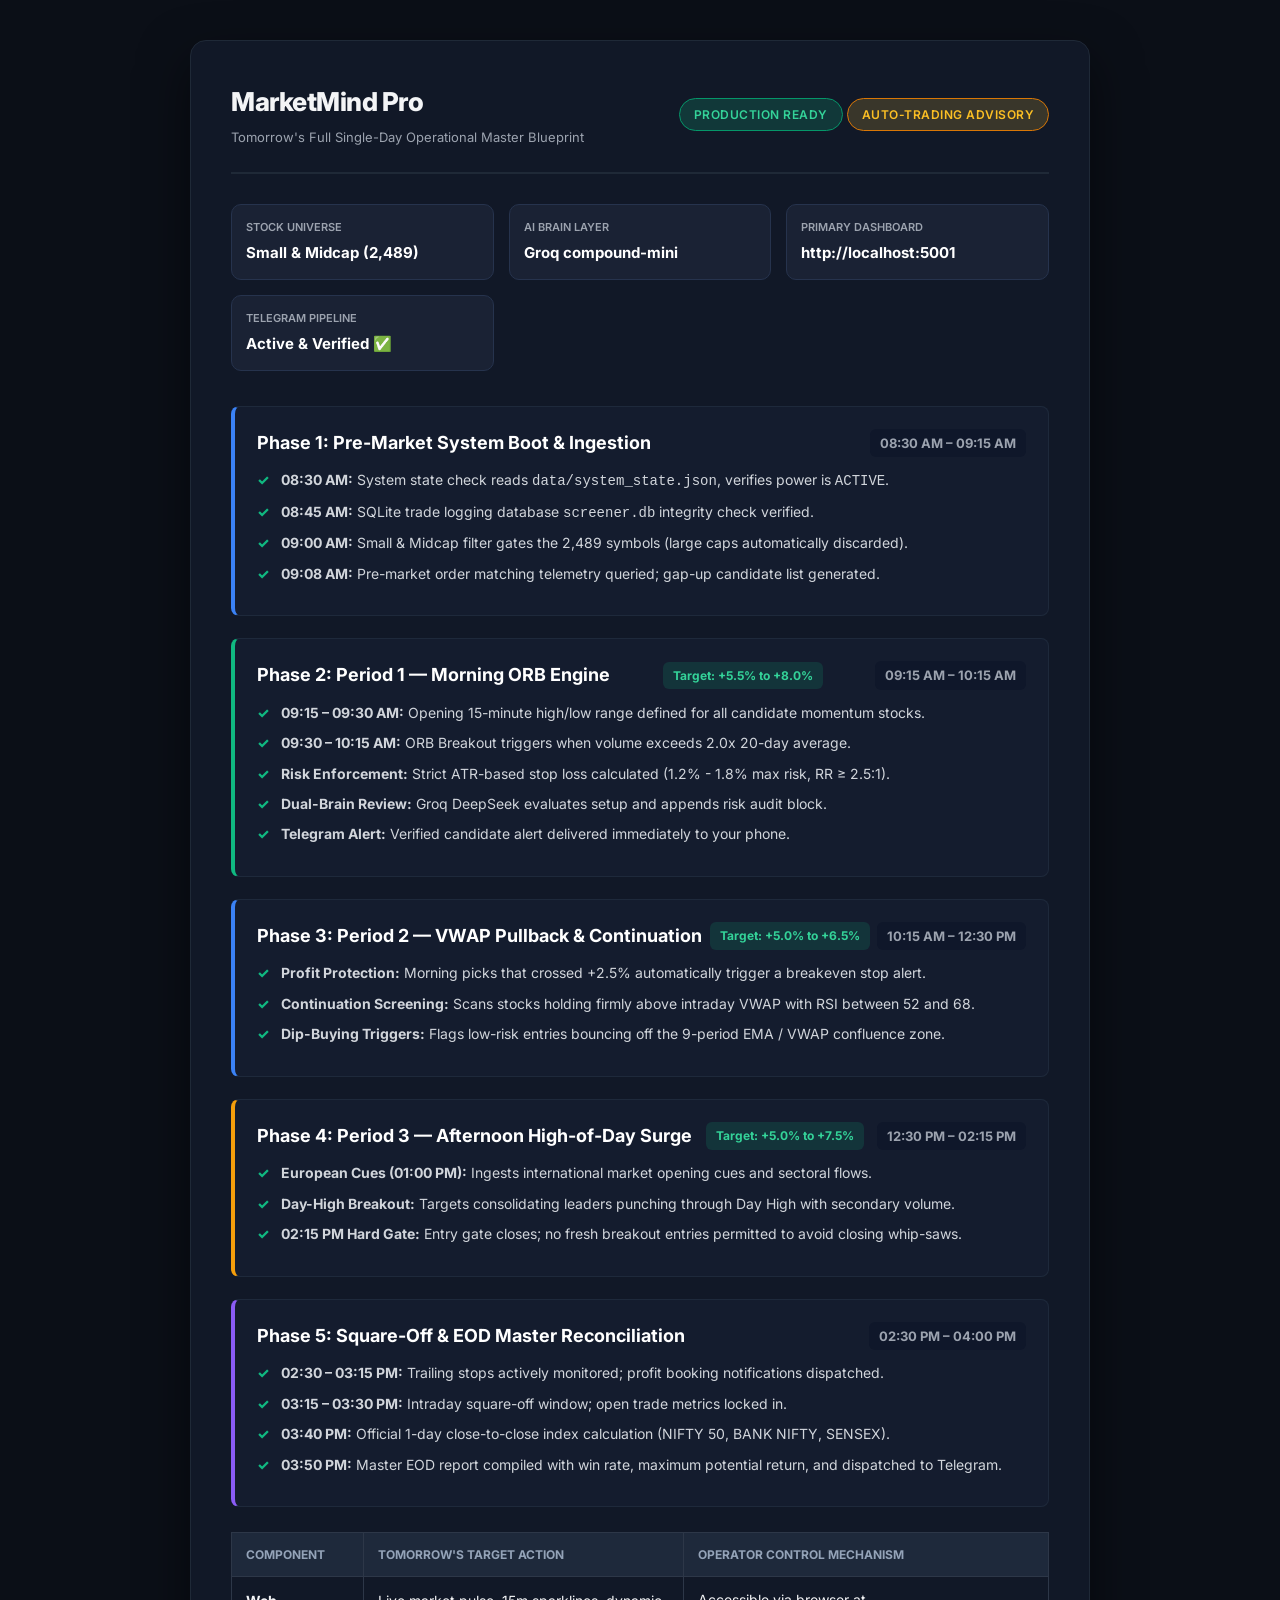
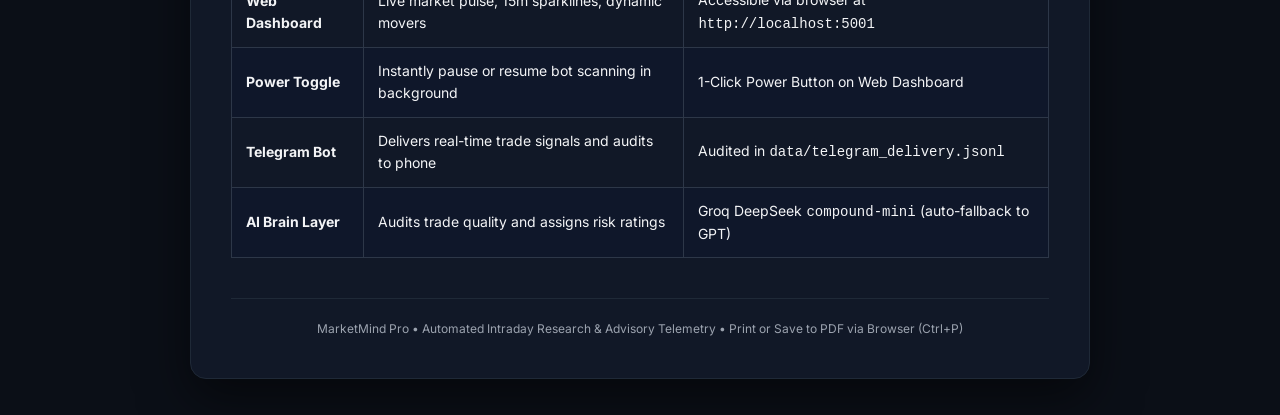
<file: tomorrow_operational_report.html>
<!DOCTYPE html>
<html lang="en">
<head>
  <meta charset="UTF-8">
  <meta name="viewport" content="width=device-width, initial-scale=1.0">
  <title>MarketMind Pro — Tomorrow's Operational Master Guide</title>
  <style>
    @import url('https://fonts.googleapis.com/css2?family=Inter:wght@300;400;500;600;700;800&display=swap');
    
    :root {
      --bg: #0b0f17;
      --card-bg: #111827;
      --border: #1f2937;
      --text: #f3f4f6;
      --text-muted: #9ca3af;
      --accent-green: #10b981;
      --accent-blue: #3b82f6;
      --accent-amber: #f59e0b;
      --accent-purple: #8b5cf6;
      --gold: #d4af37;
    }

    * { box-sizing: border-box; margin: 0; padding: 0; }
    body {
      font-family: 'Inter', -apple-system, sans-serif;
      background: var(--bg);
      color: var(--text);
      line-height: 1.6;
      padding: 40px 20px;
    }
    .container {
      max-width: 900px;
      margin: 0 auto;
      background: var(--card-bg);
      border: 1px solid var(--border);
      border-radius: 16px;
      padding: 40px;
      box-shadow: 0 20px 50px rgba(0,0,0,0.5);
    }
    .header {
      border-bottom: 2px solid var(--border);
      padding-bottom: 25px;
      margin-bottom: 30px;
      display: flex;
      justify-content: space-between;
      align-items: center;
    }
    .logo-title {
      font-size: 26px;
      font-weight: 800;
      color: var(--text);
      letter-spacing: -0.5px;
    }
    .badge {
      display: inline-block;
      padding: 6px 14px;
      border-radius: 9999px;
      font-size: 12px;
      font-weight: 600;
      text-transform: uppercase;
      letter-spacing: 0.5px;
    }
    .badge-green { background: rgba(16, 185, 129, 0.2); color: #34d399; border: 1px solid #059669; }
    .badge-gold { background: rgba(212, 175, 55, 0.2); color: #fbbf24; border: 1px solid #d97706; }
    
    .meta-grid {
      display: grid;
      grid-template-columns: repeat(auto-fit, minmax(200px, 1fr));
      gap: 15px;
      margin-bottom: 35px;
    }
    .meta-card {
      background: #1a2234;
      border: 1px solid #26334d;
      border-radius: 10px;
      padding: 14px;
    }
    .meta-card .label { font-size: 11px; color: var(--text-muted); text-transform: uppercase; font-weight: 600; }
    .meta-card .val { font-size: 15px; font-weight: 700; margin-top: 4px; color: #fff; }

    .phase-card {
      background: #141c2e;
      border-left: 4px solid var(--accent-blue);
      border-radius: 8px;
      padding: 22px;
      margin-bottom: 22px;
      border-top: 1px solid #1e293b;
      border-right: 1px solid #1e293b;
      border-bottom: 1px solid #1e293b;
    }
    .phase-card.p1 { border-left-color: var(--accent-green); }
    .phase-card.p2 { border-left-color: var(--accent-blue); }
    .phase-card.p3 { border-left-color: var(--accent-amber); }
    .phase-card.p4 { border-left-color: var(--accent-purple); }

    .phase-header {
      display: flex;
      justify-content: space-between;
      align-items: center;
      margin-bottom: 12px;
    }
    .phase-time {
      font-size: 13px;
      font-weight: 700;
      color: var(--text-muted);
      background: #0f172a;
      padding: 4px 10px;
      border-radius: 6px;
    }
    .phase-title {
      font-size: 18px;
      font-weight: 700;
      color: #fff;
    }
    .target-pill {
      font-size: 12px;
      font-weight: 700;
      padding: 4px 10px;
      border-radius: 6px;
      background: rgba(16, 185, 129, 0.15);
      color: #34d399;
    }
    ul.checklist {
      list-style: none;
      margin-top: 10px;
    }
    ul.checklist li {
      position: relative;
      padding-left: 24px;
      margin-bottom: 8px;
      font-size: 14px;
      color: #d1d5db;
    }
    ul.checklist li::before {
      content: "✓";
      position: absolute;
      left: 0;
      color: var(--accent-green);
      font-weight: 800;
    }

    table.control-table {
      width: 100%;
      border-collapse: collapse;
      margin-top: 25px;
      font-size: 14px;
    }
    table.control-table th, table.control-table td {
      border: 1px solid #2d3748;
      padding: 12px 14px;
      text-align: left;
    }
    table.control-table th {
      background: #1e293b;
      color: #94a3b8;
      font-size: 12px;
      text-transform: uppercase;
      font-weight: 700;
    }
    table.control-table tr:nth-child(even) { background: #0f172a; }

    .footer-note {
      text-align: center;
      margin-top: 40px;
      font-size: 12px;
      color: var(--text-muted);
      border-top: 1px solid var(--border);
      padding-top: 20px;
    }

    @media print {
      body { background: #fff; color: #000; padding: 0; }
      .container { border: none; box-shadow: none; max-width: 100%; padding: 10px; background: #fff; }
      .meta-card, .phase-card { background: #f8fafc; border-color: #cbd5e1; color: #000; }
      .phase-title, .meta-card .val { color: #000; }
      ul.checklist li { color: #334155; }
      table.control-table th { background: #e2e8f0; color: #1e293b; }
      table.control-table td { border-color: #cbd5e1; }
    }
  </style>
</head>
<body>

<div class="container">
  <div class="header">
    <div>
      <div class="logo-title">MarketMind Pro</div>
      <div style="font-size: 13px; color: var(--text-muted); margin-top: 4px;">Tomorrow's Full Single-Day Operational Master Blueprint</div>
    </div>
    <div>
      <span class="badge badge-green">Production Ready</span>
      <span class="badge badge-gold">Auto-Trading Advisory</span>
    </div>
  </div>

  <div class="meta-grid">
    <div class="meta-card">
      <div class="label">Stock Universe</div>
      <div class="val">Small & Midcap (2,489)</div>
    </div>
    <div class="meta-card">
      <div class="label">AI Brain Layer</div>
      <div class="val">Groq compound-mini</div>
    </div>
    <div class="meta-card">
      <div class="label">Primary Dashboard</div>
      <div class="val">http://localhost:5001</div>
    </div>
    <div class="meta-card">
      <div class="label">Telegram Pipeline</div>
      <div class="val">Active & Verified ✅</div>
    </div>
  </div>

  <!-- Phase 1 -->
  <div class="phase-card">
    <div class="phase-header">
      <div class="phase-title">Phase 1: Pre-Market System Boot & Ingestion</div>
      <div class="phase-time">08:30 AM – 09:15 AM</div>
    </div>
    <ul class="checklist">
      <li><strong>08:30 AM:</strong> System state check reads <code>data/system_state.json</code>, verifies power is <code>ACTIVE</code>.</li>
      <li><strong>08:45 AM:</strong> SQLite trade logging database <code>screener.db</code> integrity check verified.</li>
      <li><strong>09:00 AM:</strong> Small & Midcap filter gates the 2,489 symbols (large caps automatically discarded).</li>
      <li><strong>09:08 AM:</strong> Pre-market order matching telemetry queried; gap-up candidate list generated.</li>
    </ul>
  </div>

  <!-- Phase 2 -->
  <div class="phase-card p1">
    <div class="phase-header">
      <div class="phase-title">Phase 2: Period 1 — Morning ORB Engine</div>
      <div class="target-pill">Target: +5.5% to +8.0%</div>
      <div class="phase-time">09:15 AM – 10:15 AM</div>
    </div>
    <ul class="checklist">
      <li><strong>09:15 – 09:30 AM:</strong> Opening 15-minute high/low range defined for all candidate momentum stocks.</li>
      <li><strong>09:30 – 10:15 AM:</strong> ORB Breakout triggers when volume exceeds 2.0x 20-day average.</li>
      <li><strong>Risk Enforcement:</strong> Strict ATR-based stop loss calculated (1.2% - 1.8% max risk, RR ≥ 2.5:1).</li>
      <li><strong>Dual-Brain Review:</strong> Groq DeepSeek evaluates setup and appends risk audit block.</li>
      <li><strong>Telegram Alert:</strong> Verified candidate alert delivered immediately to your phone.</li>
    </ul>
  </div>

  <!-- Phase 3 -->
  <div class="phase-card p2">
    <div class="phase-header">
      <div class="phase-title">Phase 3: Period 2 — VWAP Pullback & Continuation</div>
      <div class="target-pill">Target: +5.0% to +6.5%</div>
      <div class="phase-time">10:15 AM – 12:30 PM</div>
    </div>
    <ul class="checklist">
      <li><strong>Profit Protection:</strong> Morning picks that crossed +2.5% automatically trigger a breakeven stop alert.</li>
      <li><strong>Continuation Screening:</strong> Scans stocks holding firmly above intraday VWAP with RSI between 52 and 68.</li>
      <li><strong>Dip-Buying Triggers:</strong> Flags low-risk entries bouncing off the 9-period EMA / VWAP confluence zone.</li>
    </ul>
  </div>

  <!-- Phase 4 -->
  <div class="phase-card p3">
    <div class="phase-header">
      <div class="phase-title">Phase 4: Period 3 — Afternoon High-of-Day Surge</div>
      <div class="target-pill">Target: +5.0% to +7.5%</div>
      <div class="phase-time">12:30 PM – 02:15 PM</div>
    </div>
    <ul class="checklist">
      <li><strong>European Cues (01:00 PM):</strong> Ingests international market opening cues and sectoral flows.</li>
      <li><strong>Day-High Breakout:</strong> Targets consolidating leaders punching through Day High with secondary volume.</li>
      <li><strong>02:15 PM Hard Gate:</strong> Entry gate closes; no fresh breakout entries permitted to avoid closing whip-saws.</li>
    </ul>
  </div>

  <!-- Phase 5 -->
  <div class="phase-card p4">
    <div class="phase-header">
      <div class="phase-title">Phase 5: Square-Off & EOD Master Reconciliation</div>
      <div class="phase-time">02:30 PM – 04:00 PM</div>
    </div>
    <ul class="checklist">
      <li><strong>02:30 – 03:15 PM:</strong> Trailing stops actively monitored; profit booking notifications dispatched.</li>
      <li><strong>03:15 – 03:30 PM:</strong> Intraday square-off window; open trade metrics locked in.</li>
      <li><strong>03:40 PM:</strong> Official 1-day close-to-close index calculation (NIFTY 50, BANK NIFTY, SENSEX).</li>
      <li><strong>03:50 PM:</strong> Master EOD report compiled with win rate, maximum potential return, and dispatched to Telegram.</li>
    </ul>
  </div>

  <!-- Table -->
  <table class="control-table">
    <thead>
      <tr>
        <th>Component</th>
        <th>Tomorrow's Target Action</th>
        <th>Operator Control Mechanism</th>
      </tr>
    </thead>
    <tbody>
      <tr>
        <td><strong>Web Dashboard</strong></td>
        <td>Live market pulse, 15m sparklines, dynamic movers</td>
        <td>Accessible via browser at <code>http://localhost:5001</code></td>
      </tr>
      <tr>
        <td><strong>Power Toggle</strong></td>
        <td>Instantly pause or resume bot scanning in background</td>
        <td>1-Click Power Button on Web Dashboard</td>
      </tr>
      <tr>
        <td><strong>Telegram Bot</strong></td>
        <td>Delivers real-time trade signals and audits to phone</td>
        <td>Audited in <code>data/telegram_delivery.jsonl</code></td>
      </tr>
      <tr>
        <td><strong>AI Brain Layer</strong></td>
        <td>Audits trade quality and assigns risk ratings</td>
        <td>Groq DeepSeek <code>compound-mini</code> (auto-fallback to GPT)</td>
      </tr>
    </tbody>
  </table>

  <div class="footer-note">
    MarketMind Pro • Automated Intraday Research & Advisory Telemetry • Print or Save to PDF via Browser (Ctrl+P)
  </div>
</div>

</body>
</html>
</file>
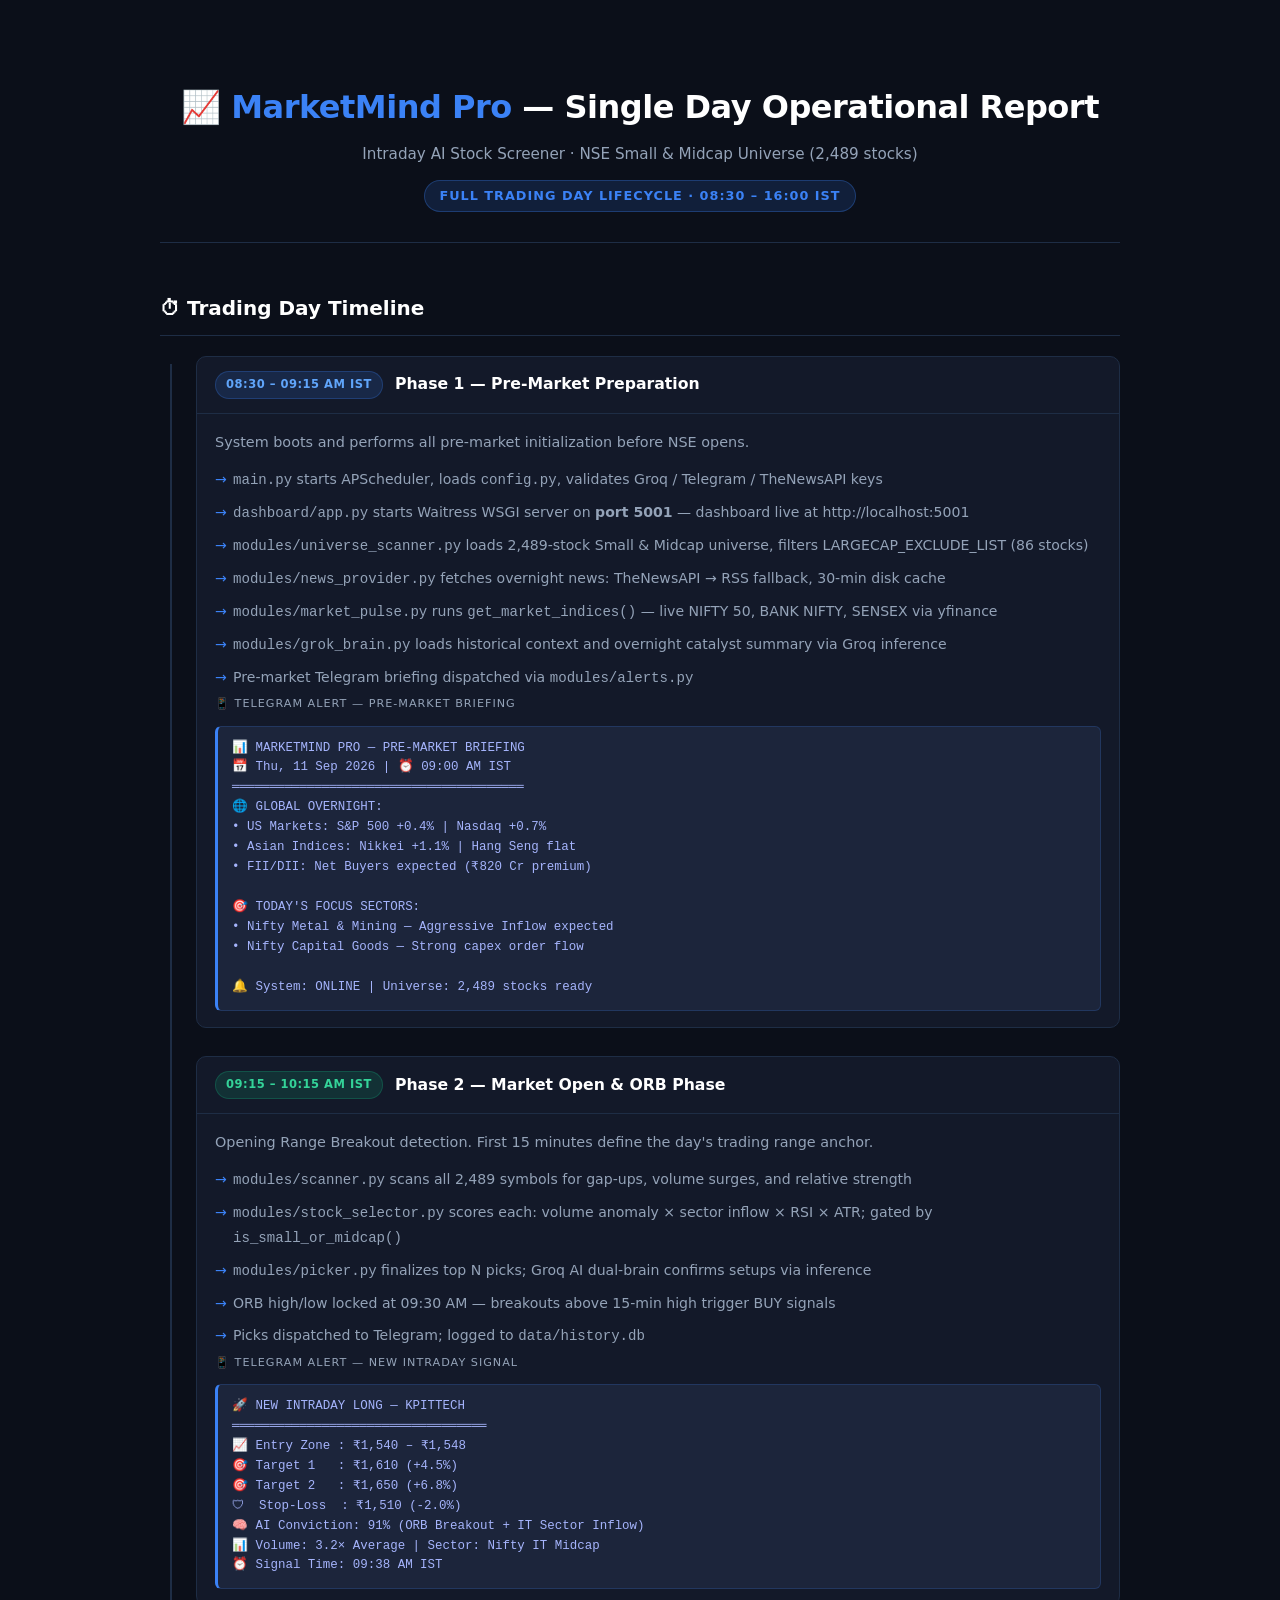
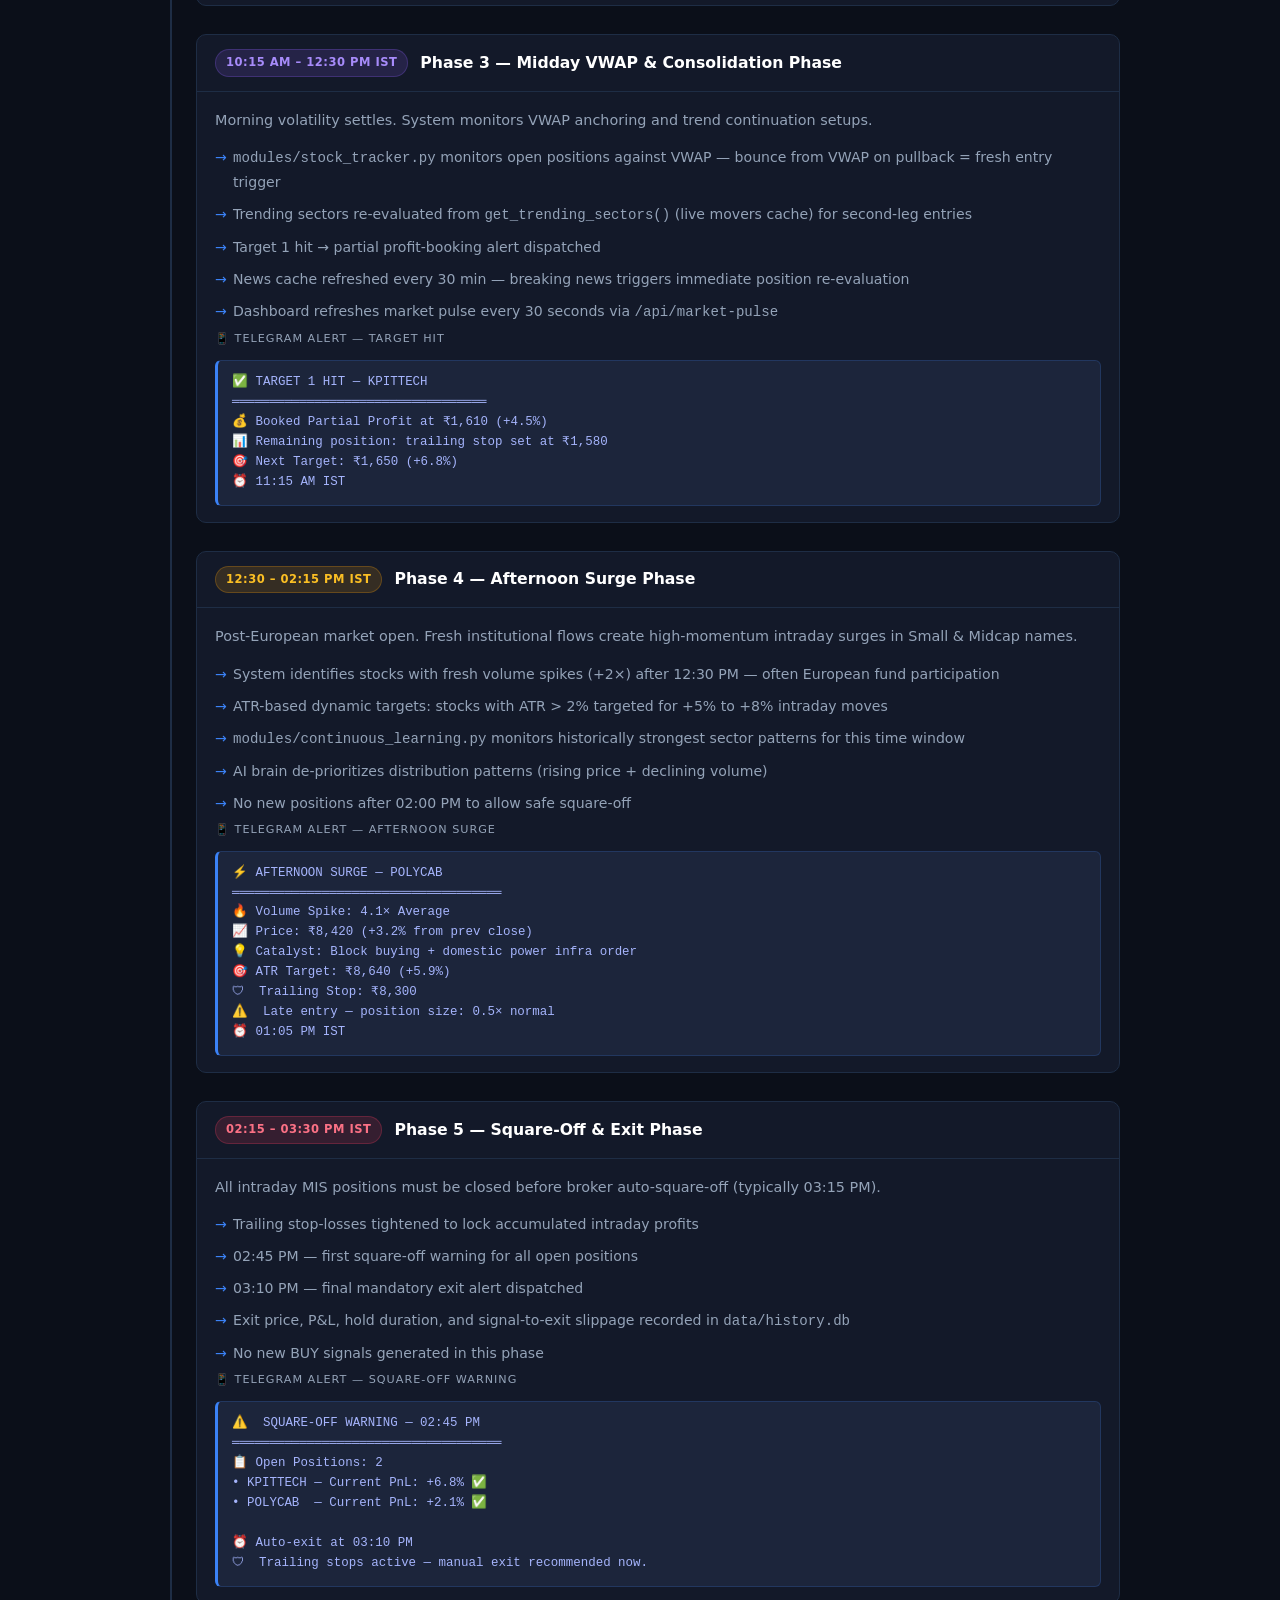
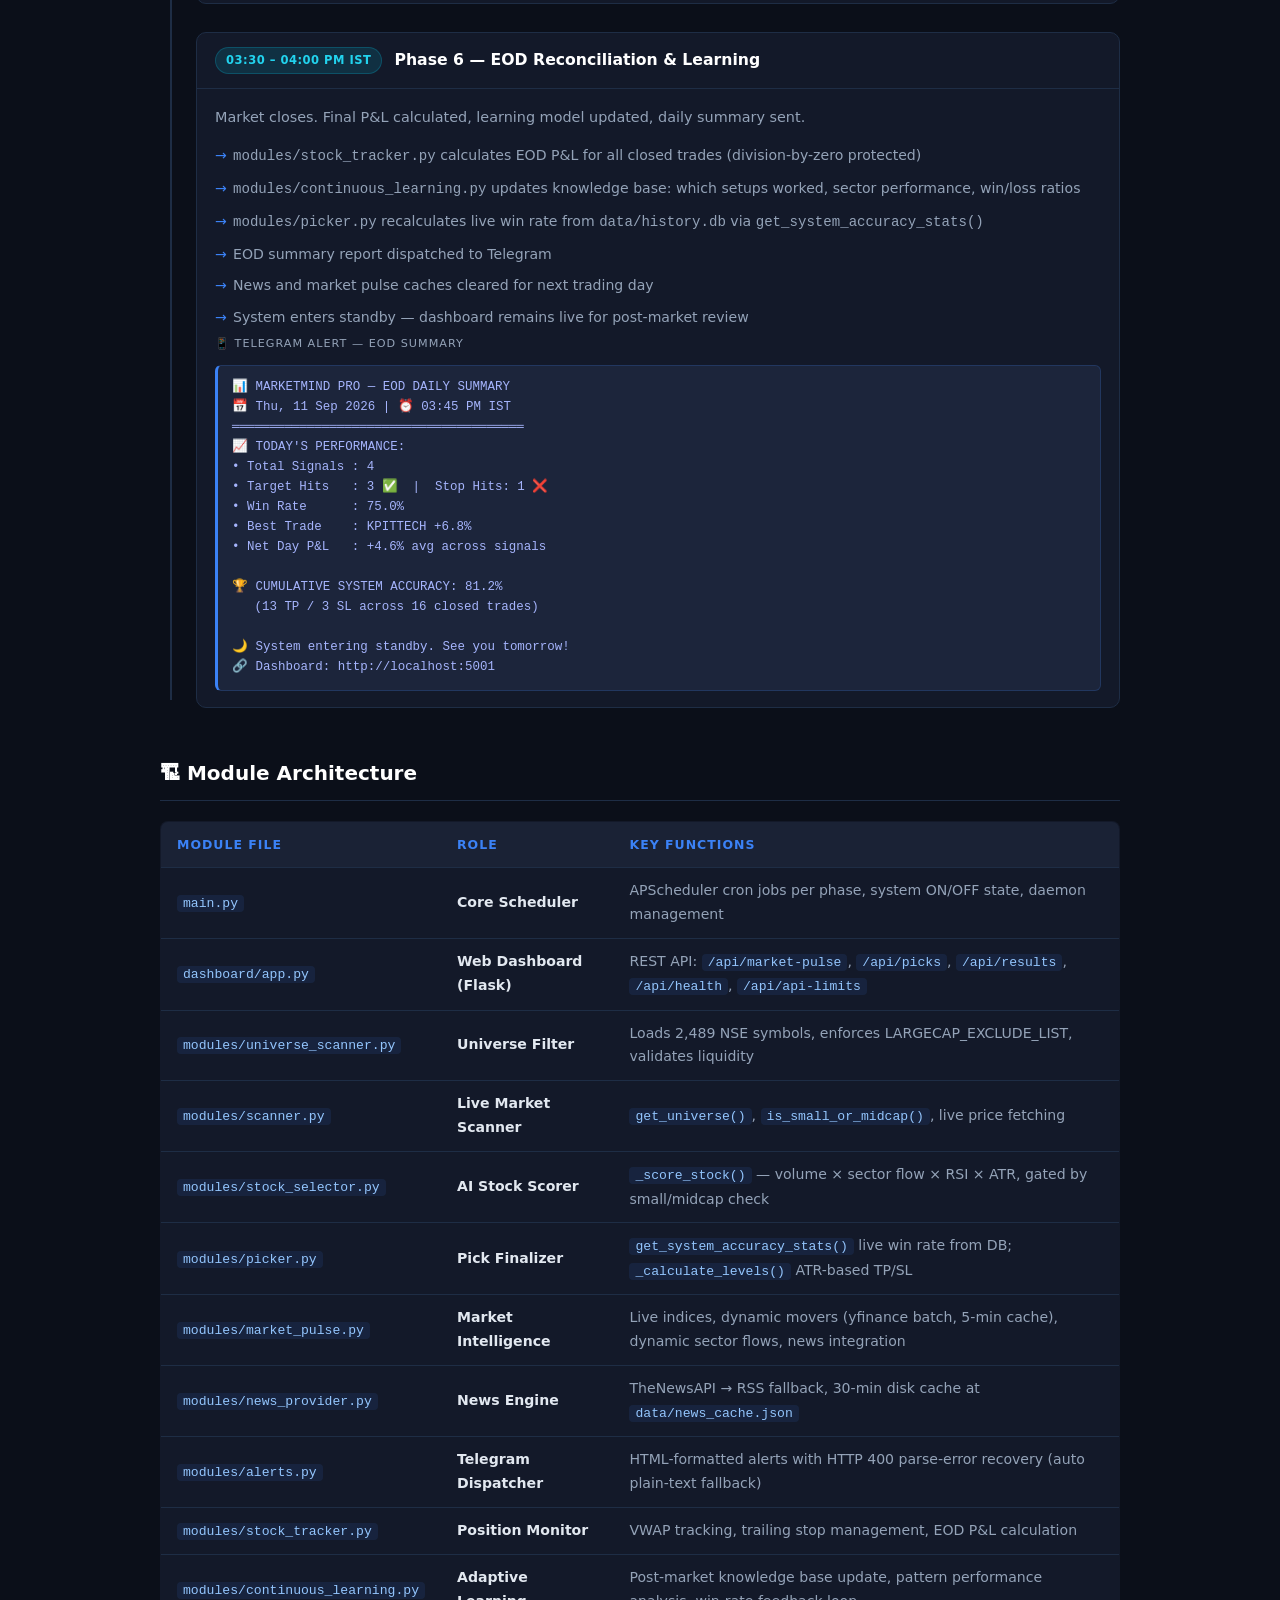
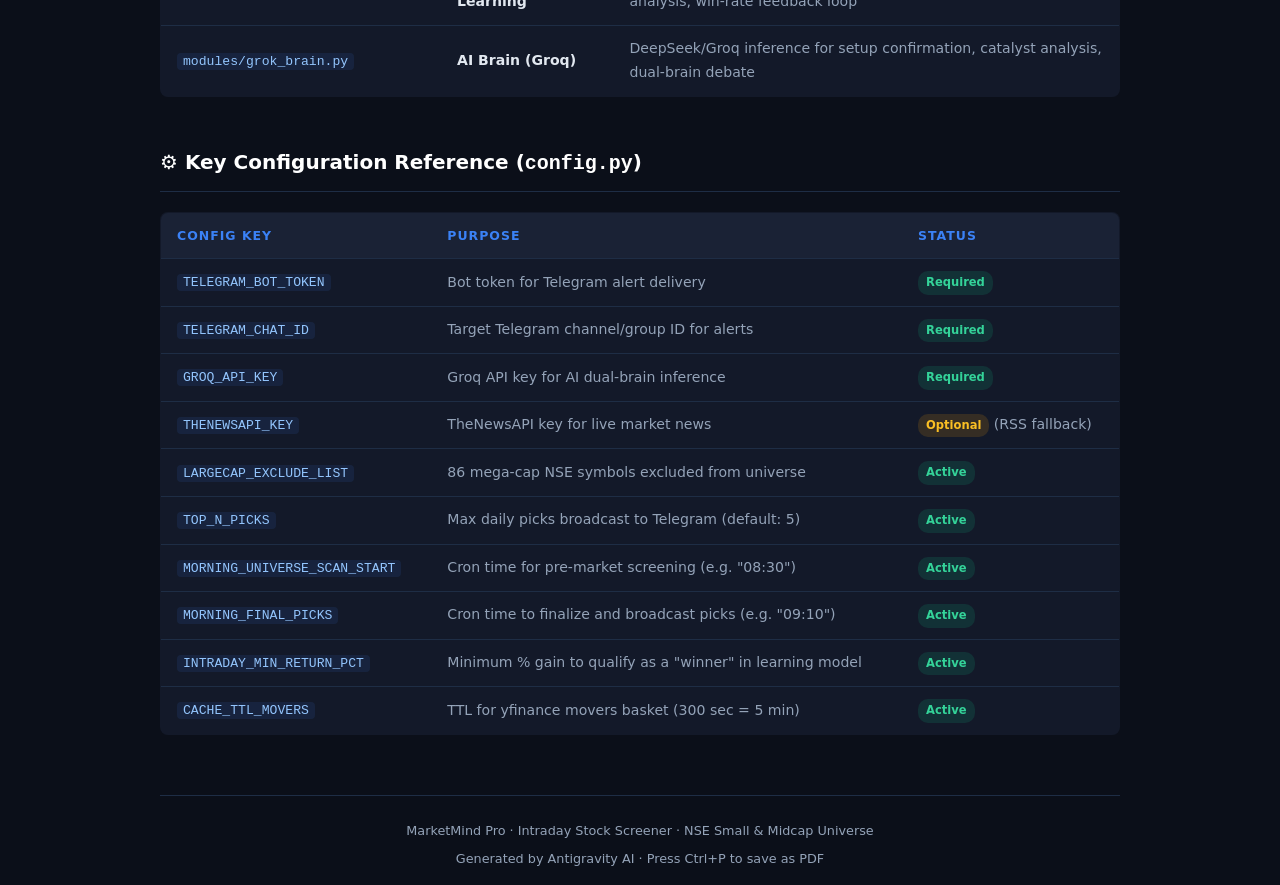
<file: docs/single_day_report.html>
﻿<!DOCTYPE html>
<html lang="en">
<head>
    <meta charset="UTF-8">
    <meta name="viewport" content="width=device-width, initial-scale=1.0">
    <title>MarketMind Pro — Single Day Operational Lifecycle Report</title>
    <style>
        :root {
            --bg:#0b0f19;--card:#131929;--card2:#1a2235;--border:#1e2d45;
            --accent:#3b82f6;--green:#10b981;--red:#f43f5e;--amber:#f59e0b;
            --violet:#8b5cf6;--text:#e2e8f0;--muted:#94a3b8;
            --mono:'Courier New',monospace;
        }
        *{box-sizing:border-box;margin:0;padding:0}
        body{font-family:'Segoe UI',system-ui,sans-serif;background:var(--bg);color:var(--text);line-height:1.7;padding:40px 20px}
        .page{max-width:960px;margin:0 auto}
        .header{text-align:center;padding:40px 20px 30px;border-bottom:1px solid var(--border);margin-bottom:48px}
        .header h1{font-size:2rem;color:#fff;letter-spacing:-.5px}
        .header h1 span{color:var(--accent)}
        .header p{color:var(--muted);margin-top:8px;font-size:.95rem}
        .badge{display:inline-block;background:rgba(59,130,246,.15);color:var(--accent);border:1px solid rgba(59,130,246,.3);border-radius:20px;padding:4px 14px;font-size:.8rem;font-weight:600;margin-top:12px;letter-spacing:1px;text-transform:uppercase}
        h2{font-size:1.25rem;color:#fff;margin:48px 0 20px;padding-bottom:10px;border-bottom:1px solid var(--border)}
        .timeline{position:relative;padding-left:36px}
        .timeline::before{content:'';position:absolute;left:10px;top:8px;bottom:8px;width:2px;background:var(--border)}
        .phase{position:relative;margin-bottom:28px;background:var(--card);border:1px solid var(--border);border-radius:10px;overflow:hidden}
        .phase::before{content:'';position:absolute;left:-30px;top:20px;width:12px;height:12px;border-radius:50%;border:2px solid var(--accent);background:var(--bg)}
        .phase-header{display:flex;align-items:center;gap:12px;padding:14px 18px;border-bottom:1px solid var(--border)}
        .time-pill{font-size:.72rem;font-weight:700;padding:3px 10px;border-radius:20px;white-space:nowrap;letter-spacing:.5px}
        .t-blue{background:rgba(59,130,246,.15);color:#60a5fa;border:1px solid rgba(59,130,246,.25)}
        .t-green{background:rgba(16,185,129,.15);color:#34d399;border:1px solid rgba(16,185,129,.25)}
        .t-violet{background:rgba(139,92,246,.15);color:#a78bfa;border:1px solid rgba(139,92,246,.25)}
        .t-amber{background:rgba(245,158,11,.15);color:#fbbf24;border:1px solid rgba(245,158,11,.25)}
        .t-red{background:rgba(244,63,94,.15);color:#fb7185;border:1px solid rgba(244,63,94,.25)}
        .t-cyan{background:rgba(6,182,212,.15);color:#22d3ee;border:1px solid rgba(6,182,212,.25)}
        .phase-header h3{font-size:.98rem;color:#fff}
        .phase-body{padding:16px 18px}
        .phase-body p{color:var(--muted);font-size:.9rem;margin-bottom:10px}
        .phase-body ul{list-style:none;padding:0}
        .phase-body ul li{font-size:.88rem;color:var(--muted);padding:4px 0 4px 18px;position:relative}
        .phase-body ul li::before{content:'→';position:absolute;left:0;color:var(--accent)}
        .tg-alert{background:rgba(32,41,64,.8);border:1px solid rgba(59,130,246,.2);border-left:3px solid var(--accent);border-radius:6px;padding:12px 14px;font-family:var(--mono);font-size:.78rem;color:#a5b4fc;white-space:pre-wrap;margin-top:12px;line-height:1.6}
        .tg-label{font-size:.7rem;color:var(--muted);text-transform:uppercase;letter-spacing:1px;margin-bottom:6px}
        table{width:100%;border-collapse:collapse;font-size:.88rem;background:var(--card);border-radius:8px;overflow:hidden;border:1px solid var(--border)}
        thead tr{background:var(--card2)}
        th{padding:12px 16px;text-align:left;font-size:.78rem;text-transform:uppercase;letter-spacing:1px;color:var(--accent);font-weight:600}
        td{padding:11px 16px;color:var(--muted);border-top:1px solid var(--border)}
        td code{background:rgba(59,130,246,.1);color:#93c5fd;border-radius:4px;padding:1px 6px;font-size:.82rem}
        td strong{color:var(--text)}
        .chip{display:inline-block;font-size:.72rem;padding:2px 8px;border-radius:10px;font-weight:600}
        .chip-green{background:rgba(16,185,129,.15);color:#34d399}
        .chip-amber{background:rgba(245,158,11,.15);color:#fbbf24}
        .footer{text-align:center;margin-top:60px;padding-top:24px;border-top:1px solid var(--border);color:var(--muted);font-size:.8rem}
        @media print{
            body{background:#fff;color:#111;padding:20px}
            .page{max-width:100%}
            .header h1,h2,.phase-header h3{color:#111}
            .header p,.phase-body p,.phase-body ul li,td{color:#444}
            .phase,table{border-color:#ccc;background:#f9f9f9}
            .phase-header{background:#f0f4ff;border-bottom-color:#ccc}
            .phase-body{background:#fff}
            .phase::before,.timeline::before{display:none}
            thead tr{background:#e8edf5}
            .time-pill{background:#e8edf5!important;color:#333!important;border-color:#ccc!important}
            .tg-alert{background:#f0f4ff;border-color:#aac;color:#334}
            .badge{background:#e8edf5;color:#334;border-color:#ccc}
            .footer{color:#888;border-color:#ccc}
            td code{background:#e8edf5;color:#234}
            .chip-green{background:#d1fae5;color:#065f46}
            .chip-amber{background:#fef3c7;color:#92400e}
        }
    </style>
</head>
<body>
<div class="page">
  <div class="header">
    <h1>📈 <span>MarketMind Pro</span> — Single Day Operational Report</h1>
    <p>Intraday AI Stock Screener · NSE Small &amp; Midcap Universe (2,489 stocks)</p>
    <div class="badge">Full Trading Day Lifecycle · 08:30 – 16:00 IST</div>
  </div>

  <h2>⏱ Trading Day Timeline</h2>
  <div class="timeline">

    <div class="phase">
      <div class="phase-header">
        <span class="time-pill t-blue">08:30 – 09:15 AM IST</span>
        <h3>Phase 1 — Pre-Market Preparation</h3>
      </div>
      <div class="phase-body">
        <p>System boots and performs all pre-market initialization before NSE opens.</p>
        <ul>
          <li><code>main.py</code> starts APScheduler, loads <code>config.py</code>, validates Groq / Telegram / TheNewsAPI keys</li>
          <li><code>dashboard/app.py</code> starts Waitress WSGI server on <strong>port 5001</strong> — dashboard live at http://localhost:5001</li>
          <li><code>modules/universe_scanner.py</code> loads 2,489-stock Small &amp; Midcap universe, filters LARGECAP_EXCLUDE_LIST (86 stocks)</li>
          <li><code>modules/news_provider.py</code> fetches overnight news: TheNewsAPI → RSS fallback, 30-min disk cache</li>
          <li><code>modules/market_pulse.py</code> runs <code>get_market_indices()</code> — live NIFTY 50, BANK NIFTY, SENSEX via yfinance</li>
          <li><code>modules/grok_brain.py</code> loads historical context and overnight catalyst summary via Groq inference</li>
          <li>Pre-market Telegram briefing dispatched via <code>modules/alerts.py</code></li>
        </ul>
        <div class="tg-label">📱 Telegram Alert — Pre-Market Briefing</div>
        <div class="tg-alert">📊 MARKETMIND PRO — PRE-MARKET BRIEFING
📅 Thu, 11 Sep 2026 | ⏰ 09:00 AM IST
═══════════════════════════════════════
🌐 GLOBAL OVERNIGHT:
• US Markets: S&amp;P 500 +0.4% | Nasdaq +0.7%
• Asian Indices: Nikkei +1.1% | Hang Seng flat
• FII/DII: Net Buyers expected (₹820 Cr premium)

🎯 TODAY'S FOCUS SECTORS:
• Nifty Metal &amp; Mining — Aggressive Inflow expected
• Nifty Capital Goods — Strong capex order flow

🔔 System: ONLINE | Universe: 2,489 stocks ready</div>
      </div>
    </div>

    <div class="phase">
      <div class="phase-header">
        <span class="time-pill t-green">09:15 – 10:15 AM IST</span>
        <h3>Phase 2 — Market Open &amp; ORB Phase</h3>
      </div>
      <div class="phase-body">
        <p>Opening Range Breakout detection. First 15 minutes define the day's trading range anchor.</p>
        <ul>
          <li><code>modules/scanner.py</code> scans all 2,489 symbols for gap-ups, volume surges, and relative strength</li>
          <li><code>modules/stock_selector.py</code> scores each: volume anomaly × sector inflow × RSI × ATR; gated by <code>is_small_or_midcap()</code></li>
          <li><code>modules/picker.py</code> finalizes top N picks; Groq AI dual-brain confirms setups via inference</li>
          <li>ORB high/low locked at 09:30 AM — breakouts above 15-min high trigger BUY signals</li>
          <li>Picks dispatched to Telegram; logged to <code>data/history.db</code></li>
        </ul>
        <div class="tg-label">📱 Telegram Alert — New Intraday Signal</div>
        <div class="tg-alert">🚀 NEW INTRADAY LONG — KPITTECH
══════════════════════════════════
📈 Entry Zone : ₹1,540 – ₹1,548
🎯 Target 1   : ₹1,610 (+4.5%)
🎯 Target 2   : ₹1,650 (+6.8%)
🛡  Stop-Loss  : ₹1,510 (-2.0%)
🧠 AI Conviction: 91% (ORB Breakout + IT Sector Inflow)
📊 Volume: 3.2× Average | Sector: Nifty IT Midcap
⏰ Signal Time: 09:38 AM IST</div>
      </div>
    </div>

    <div class="phase">
      <div class="phase-header">
        <span class="time-pill t-violet">10:15 AM – 12:30 PM IST</span>
        <h3>Phase 3 — Midday VWAP &amp; Consolidation Phase</h3>
      </div>
      <div class="phase-body">
        <p>Morning volatility settles. System monitors VWAP anchoring and trend continuation setups.</p>
        <ul>
          <li><code>modules/stock_tracker.py</code> monitors open positions against VWAP — bounce from VWAP on pullback = fresh entry trigger</li>
          <li>Trending sectors re-evaluated from <code>get_trending_sectors()</code> (live movers cache) for second-leg entries</li>
          <li>Target 1 hit → partial profit-booking alert dispatched</li>
          <li>News cache refreshed every 30 min — breaking news triggers immediate position re-evaluation</li>
          <li>Dashboard refreshes market pulse every 30 seconds via <code>/api/market-pulse</code></li>
        </ul>
        <div class="tg-label">📱 Telegram Alert — Target Hit</div>
        <div class="tg-alert">✅ TARGET 1 HIT — KPITTECH
══════════════════════════════════
💰 Booked Partial Profit at ₹1,610 (+4.5%)
📊 Remaining position: trailing stop set at ₹1,580
🎯 Next Target: ₹1,650 (+6.8%)
⏰ 11:15 AM IST</div>
      </div>
    </div>

    <div class="phase">
      <div class="phase-header">
        <span class="time-pill t-amber">12:30 – 02:15 PM IST</span>
        <h3>Phase 4 — Afternoon Surge Phase</h3>
      </div>
      <div class="phase-body">
        <p>Post-European market open. Fresh institutional flows create high-momentum intraday surges in Small &amp; Midcap names.</p>
        <ul>
          <li>System identifies stocks with fresh volume spikes (+2×) after 12:30 PM — often European fund participation</li>
          <li>ATR-based dynamic targets: stocks with ATR &gt; 2% targeted for +5% to +8% intraday moves</li>
          <li><code>modules/continuous_learning.py</code> monitors historically strongest sector patterns for this time window</li>
          <li>AI brain de-prioritizes distribution patterns (rising price + declining volume)</li>
          <li>No new positions after 02:00 PM to allow safe square-off</li>
        </ul>
        <div class="tg-label">📱 Telegram Alert — Afternoon Surge</div>
        <div class="tg-alert">⚡ AFTERNOON SURGE — POLYCAB
════════════════════════════════════
🔥 Volume Spike: 4.1× Average
📈 Price: ₹8,420 (+3.2% from prev close)
💡 Catalyst: Block buying + domestic power infra order
🎯 ATR Target: ₹8,640 (+5.9%)
🛡  Trailing Stop: ₹8,300
⚠️  Late entry — position size: 0.5× normal
⏰ 01:05 PM IST</div>
      </div>
    </div>

    <div class="phase">
      <div class="phase-header">
        <span class="time-pill t-red">02:15 – 03:30 PM IST</span>
        <h3>Phase 5 — Square-Off &amp; Exit Phase</h3>
      </div>
      <div class="phase-body">
        <p>All intraday MIS positions must be closed before broker auto-square-off (typically 03:15 PM).</p>
        <ul>
          <li>Trailing stop-losses tightened to lock accumulated intraday profits</li>
          <li>02:45 PM — first square-off warning for all open positions</li>
          <li>03:10 PM — final mandatory exit alert dispatched</li>
          <li>Exit price, P&amp;L, hold duration, and signal-to-exit slippage recorded in <code>data/history.db</code></li>
          <li>No new BUY signals generated in this phase</li>
        </ul>
        <div class="tg-label">📱 Telegram Alert — Square-Off Warning</div>
        <div class="tg-alert">⚠️  SQUARE-OFF WARNING — 02:45 PM
════════════════════════════════════
📋 Open Positions: 2
• KPITTECH — Current PnL: +6.8% ✅
• POLYCAB  — Current PnL: +2.1% ✅

⏰ Auto-exit at 03:10 PM
🛡  Trailing stops active — manual exit recommended now.</div>
      </div>
    </div>

    <div class="phase">
      <div class="phase-header">
        <span class="time-pill t-cyan">03:30 – 04:00 PM IST</span>
        <h3>Phase 6 — EOD Reconciliation &amp; Learning</h3>
      </div>
      <div class="phase-body">
        <p>Market closes. Final P&amp;L calculated, learning model updated, daily summary sent.</p>
        <ul>
          <li><code>modules/stock_tracker.py</code> calculates EOD P&amp;L for all closed trades (division-by-zero protected)</li>
          <li><code>modules/continuous_learning.py</code> updates knowledge base: which setups worked, sector performance, win/loss ratios</li>
          <li><code>modules/picker.py</code> recalculates live win rate from <code>data/history.db</code> via <code>get_system_accuracy_stats()</code></li>
          <li>EOD summary report dispatched to Telegram</li>
          <li>News and market pulse caches cleared for next trading day</li>
          <li>System enters standby — dashboard remains live for post-market review</li>
        </ul>
        <div class="tg-label">📱 Telegram Alert — EOD Summary</div>
        <div class="tg-alert">📊 MARKETMIND PRO — EOD DAILY SUMMARY
📅 Thu, 11 Sep 2026 | ⏰ 03:45 PM IST
═══════════════════════════════════════
📈 TODAY'S PERFORMANCE:
• Total Signals : 4
• Target Hits   : 3 ✅  |  Stop Hits: 1 ❌
• Win Rate      : 75.0%
• Best Trade    : KPITTECH +6.8%
• Net Day P&amp;L   : +4.6% avg across signals

🏆 CUMULATIVE SYSTEM ACCURACY: 81.2%
   (13 TP / 3 SL across 16 closed trades)

🌙 System entering standby. See you tomorrow!
🔗 Dashboard: http://localhost:5001</div>
      </div>
    </div>

  </div><!-- /timeline -->

  <h2>🏗 Module Architecture</h2>
  <table>
    <thead><tr><th>Module File</th><th>Role</th><th>Key Functions</th></tr></thead>
    <tbody>
      <tr><td><code>main.py</code></td><td><strong>Core Scheduler</strong></td><td>APScheduler cron jobs per phase, system ON/OFF state, daemon management</td></tr>
      <tr><td><code>dashboard/app.py</code></td><td><strong>Web Dashboard (Flask)</strong></td><td>REST API: <code>/api/market-pulse</code>, <code>/api/picks</code>, <code>/api/results</code>, <code>/api/health</code>, <code>/api/api-limits</code></td></tr>
      <tr><td><code>modules/universe_scanner.py</code></td><td><strong>Universe Filter</strong></td><td>Loads 2,489 NSE symbols, enforces LARGECAP_EXCLUDE_LIST, validates liquidity</td></tr>
      <tr><td><code>modules/scanner.py</code></td><td><strong>Live Market Scanner</strong></td><td><code>get_universe()</code>, <code>is_small_or_midcap()</code>, live price fetching</td></tr>
      <tr><td><code>modules/stock_selector.py</code></td><td><strong>AI Stock Scorer</strong></td><td><code>_score_stock()</code> — volume × sector flow × RSI × ATR, gated by small/midcap check</td></tr>
      <tr><td><code>modules/picker.py</code></td><td><strong>Pick Finalizer</strong></td><td><code>get_system_accuracy_stats()</code> live win rate from DB; <code>_calculate_levels()</code> ATR-based TP/SL</td></tr>
      <tr><td><code>modules/market_pulse.py</code></td><td><strong>Market Intelligence</strong></td><td>Live indices, dynamic movers (yfinance batch, 5-min cache), dynamic sector flows, news integration</td></tr>
      <tr><td><code>modules/news_provider.py</code></td><td><strong>News Engine</strong></td><td>TheNewsAPI → RSS fallback, 30-min disk cache at <code>data/news_cache.json</code></td></tr>
      <tr><td><code>modules/alerts.py</code></td><td><strong>Telegram Dispatcher</strong></td><td>HTML-formatted alerts with HTTP 400 parse-error recovery (auto plain-text fallback)</td></tr>
      <tr><td><code>modules/stock_tracker.py</code></td><td><strong>Position Monitor</strong></td><td>VWAP tracking, trailing stop management, EOD P&amp;L calculation</td></tr>
      <tr><td><code>modules/continuous_learning.py</code></td><td><strong>Adaptive Learning</strong></td><td>Post-market knowledge base update, pattern performance analysis, win-rate feedback loop</td></tr>
      <tr><td><code>modules/grok_brain.py</code></td><td><strong>AI Brain (Groq)</strong></td><td>DeepSeek/Groq inference for setup confirmation, catalyst analysis, dual-brain debate</td></tr>
    </tbody>
  </table>

  <h2>⚙️ Key Configuration Reference (<code>config.py</code>)</h2>
  <table>
    <thead><tr><th>Config Key</th><th>Purpose</th><th>Status</th></tr></thead>
    <tbody>
      <tr><td><code>TELEGRAM_BOT_TOKEN</code></td><td>Bot token for Telegram alert delivery</td><td><span class="chip chip-green">Required</span></td></tr>
      <tr><td><code>TELEGRAM_CHAT_ID</code></td><td>Target Telegram channel/group ID for alerts</td><td><span class="chip chip-green">Required</span></td></tr>
      <tr><td><code>GROQ_API_KEY</code></td><td>Groq API key for AI dual-brain inference</td><td><span class="chip chip-green">Required</span></td></tr>
      <tr><td><code>THENEWSAPI_KEY</code></td><td>TheNewsAPI key for live market news</td><td><span class="chip chip-amber">Optional</span> (RSS fallback)</td></tr>
      <tr><td><code>LARGECAP_EXCLUDE_LIST</code></td><td>86 mega-cap NSE symbols excluded from universe</td><td><span class="chip chip-green">Active</span></td></tr>
      <tr><td><code>TOP_N_PICKS</code></td><td>Max daily picks broadcast to Telegram (default: 5)</td><td><span class="chip chip-green">Active</span></td></tr>
      <tr><td><code>MORNING_UNIVERSE_SCAN_START</code></td><td>Cron time for pre-market screening (e.g. "08:30")</td><td><span class="chip chip-green">Active</span></td></tr>
      <tr><td><code>MORNING_FINAL_PICKS</code></td><td>Cron time to finalize and broadcast picks (e.g. "09:10")</td><td><span class="chip chip-green">Active</span></td></tr>
      <tr><td><code>INTRADAY_MIN_RETURN_PCT</code></td><td>Minimum % gain to qualify as a "winner" in learning model</td><td><span class="chip chip-green">Active</span></td></tr>
      <tr><td><code>CACHE_TTL_MOVERS</code></td><td>TTL for yfinance movers basket (300 sec = 5 min)</td><td><span class="chip chip-green">Active</span></td></tr>
    </tbody>
  </table>

  <div class="footer">
    <p>MarketMind Pro · Intraday Stock Screener · NSE Small &amp; Midcap Universe</p>
    <p style="margin-top:6px">Generated by Antigravity AI · Press Ctrl+P to save as PDF</p>
  </div>
</div>
</body>
</html>
</file>
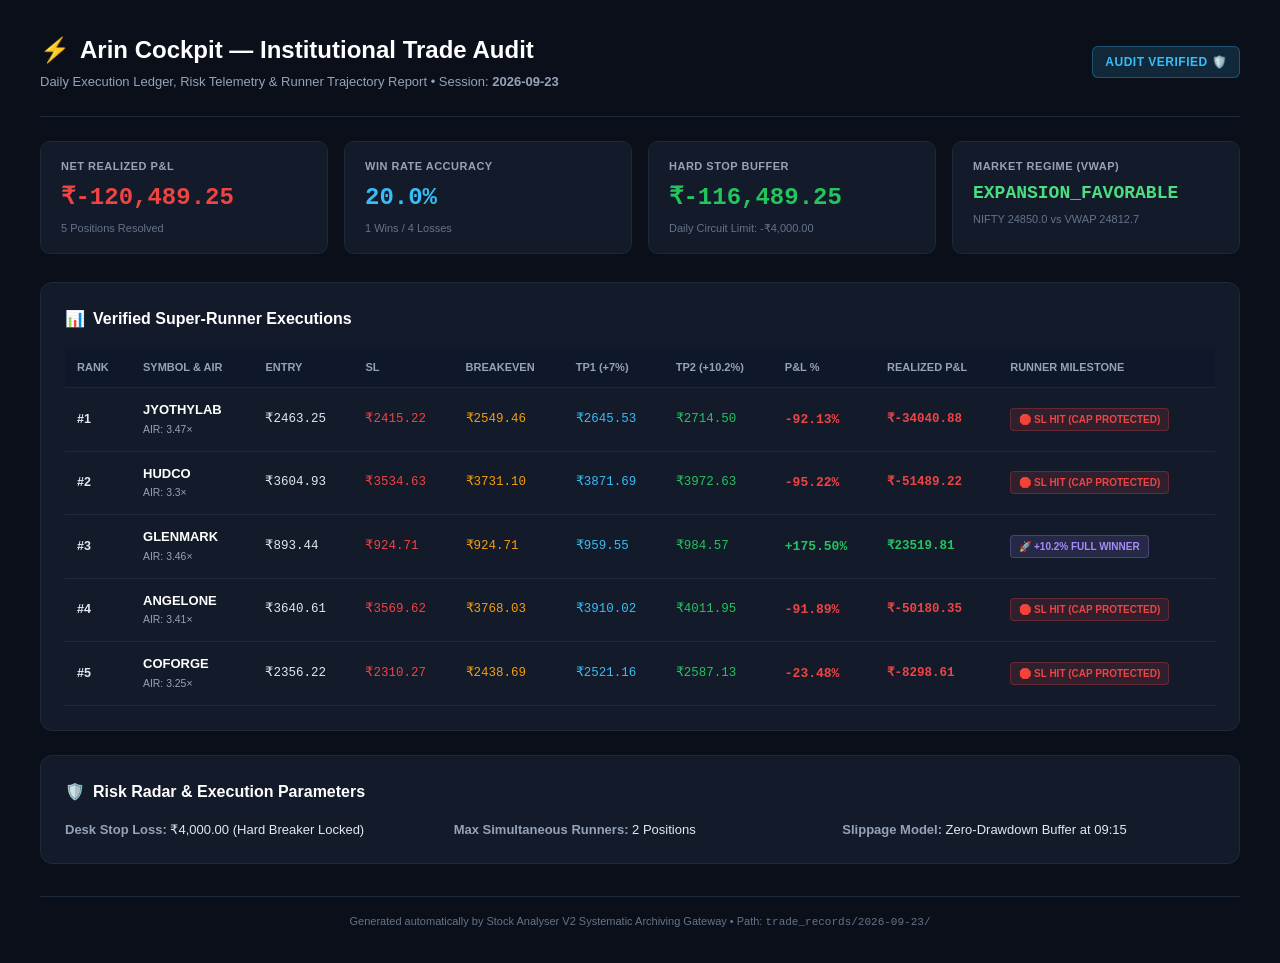
<file: trade_records/2026-09-23/audit_report.html>
<!DOCTYPE html>
<html lang="en">
<head>
  <meta charset="UTF-8">
  <meta name="viewport" content="width=device-width, initial-scale=1.0">
  <title>Daily Trade & System Audit — 2026-09-23</title>
  <style>
    * { box-sizing: border-box; margin: 0; padding: 0; }
    body {
      font-family: -apple-system, BlinkMacSystemFont, "Segoe UI", Roboto, Helvetica, Arial, sans-serif;
      background-color: #0b0f19;
      color: #e2e8f0;
      padding: 32px 24px;
      line-height: 1.5;
    }
    .container {
      max-width: 1200px;
      margin: 0 auto;
    }
    .header {
      display: flex;
      justify-content: space-between;
      align-items: center;
      padding-bottom: 24px;
      border-bottom: 1px solid #1e293b;
      margin-bottom: 24px;
    }
    .header h1 {
      font-size: 24px;
      font-weight: 800;
      color: #fff;
      display: flex;
      align-items: center;
      gap: 10px;
    }
    .header-sub {
      color: #94a3b8;
      font-size: 13px;
      margin-top: 4px;
    }
    .badge {
      display: inline-block;
      padding: 6px 12px;
      border-radius: 6px;
      font-size: 12px;
      font-weight: 700;
      letter-spacing: 0.5px;
    }
    .kpi-grid {
      display: grid;
      grid-template-columns: repeat(4, 1fr);
      gap: 16px;
      margin-bottom: 28px;
    }
    .kpi-card {
      background: #131a29;
      border: 1px solid #1e293b;
      border-radius: 10px;
      padding: 16px 20px;
    }
    .kpi-label {
      font-size: 11px;
      font-weight: 700;
      color: #94a3b8;
      text-transform: uppercase;
      letter-spacing: 0.5px;
    }
    .kpi-value {
      font-size: 24px;
      font-weight: 800;
      color: #fff;
      margin-top: 6px;
      font-family: monospace;
    }
    .kpi-sub {
      font-size: 11px;
      color: #64748b;
      margin-top: 4px;
    }
    .section-card {
      background: #131a29;
      border: 1px solid #1e293b;
      border-radius: 12px;
      padding: 24px;
      margin-bottom: 24px;
    }
    .section-title {
      font-size: 16px;
      font-weight: 700;
      color: #fff;
      margin-bottom: 16px;
      display: flex;
      align-items: center;
      gap: 8px;
    }
    table {
      width: 100%;
      border-collapse: collapse;
      text-align: left;
    }
    th {
      font-size: 11px;
      font-weight: 700;
      color: #94a3b8;
      text-transform: uppercase;
      padding: 12px;
      border-bottom: 1px solid #1e293b;
      background: #0f172a;
    }
    td {
      padding: 12px;
      font-size: 12.5px;
      border-bottom: 1px solid #1e293b;
    }
    tr:hover td {
      background: rgba(255, 255, 255, 0.02);
    }
    .footer {
      margin-top: 32px;
      text-align: center;
      font-size: 11px;
      color: #64748b;
      border-top: 1px solid #1e293b;
      padding-top: 16px;
    }
    @media print {
      body { background: #fff; color: #000; padding: 0; }
      .kpi-card, .section-card { border: 1px solid #ccc; background: #fff; }
      .header h1, .kpi-value, .section-title { color: #000; }
      th { background: #eee; color: #000; }
      td { color: #000; border-bottom: 1px solid #ddd; }
    }
  </style>
</head>
<body>
  <div class="container">
    <div class="header">
      <div>
        <h1><span>⚡</span> Arin Cockpit — Institutional Trade Audit</h1>
        <div class="header-sub">Daily Execution Ledger, Risk Telemetry & Runner Trajectory Report • Session: <strong>2026-09-23</strong></div>
      </div>
      <div>
        <span class="badge" style="background: rgba(56,189,248,0.15); color: #38bdf8; border: 1px solid rgba(56,189,248,0.3);">
          AUDIT VERIFIED 🛡️
        </span>
      </div>
    </div>

    <!-- KPI Grid -->
    <div class="kpi-grid">
      <div class="kpi-card">
        <div class="kpi-label">Net Realized P&L</div>
        <div class="kpi-value" style="color: #ef4444;">₹-120,489.25</div>
        <div class="kpi-sub">5 Positions Resolved</div>
      </div>
      <div class="kpi-card">
        <div class="kpi-label">Win Rate Accuracy</div>
        <div class="kpi-value" style="color: #38bdf8;">20.0%</div>
        <div class="kpi-sub">1 Wins / 4 Losses</div>
      </div>
      <div class="kpi-card">
        <div class="kpi-label">Hard Stop Buffer</div>
        <div class="kpi-value" style="color: #22c55e;">₹-116,489.25</div>
        <div class="kpi-sub">Daily Circuit Limit: -₹4,000.00</div>
      </div>
      <div class="kpi-card">
        <div class="kpi-label">Market Regime (VWAP)</div>
        <div class="kpi-value" style="color: #4ade80; font-size: 18px;">EXPANSION_FAVORABLE</div>
        <div class="kpi-sub">NIFTY 24850.0 vs VWAP 24812.7</div>
      </div>
    </div>

    <!-- Trade Ledger Section -->
    <div class="section-card">
      <div class="section-title">
        <span>📊</span> Verified Super-Runner Executions
      </div>
      <div style="overflow-x: auto;">
        <table>
          <thead>
            <tr>
              <th>Rank</th>
              <th>Symbol & AIR</th>
              <th>Entry</th>
              <th>SL</th>
              <th>Breakeven</th>
              <th>TP1 (+7%)</th>
              <th>TP2 (+10.2%)</th>
              <th>P&L %</th>
              <th>Realized P&L</th>
              <th>Runner Milestone</th>
            </tr>
          </thead>
          <tbody>
            
        <tr>
          <td><strong>#1</strong></td>
          <td><strong style="color: #fff; font-size: 13px;">JYOTHYLAB</strong><br><small style="color: #94a3b8;">AIR: 3.47×</small></td>
          <td style="font-family: monospace;">₹2463.25</td>
          <td style="font-family: monospace; color: #ef4444;">₹2415.22</td>
          <td style="font-family: monospace; color: #f59e0b;">₹2549.46</td>
          <td style="font-family: monospace; color: #38bdf8;">₹2645.53</td>
          <td style="font-family: monospace; color: #22c55e;">₹2714.50</td>
          <td style="font-family: monospace; font-weight: bold; color: #ef4444; font-size: 13px;">-92.13%</td>
          <td style="font-family: monospace; font-weight: bold; color: #ef4444;">₹-34040.88</td>
          <td><span style="display:inline-block; padding: 3px 8px; border-radius: 4px; font-size: 10px; font-weight: 700; background: #ef444422; color: #ef4444; border: 1px solid #ef444444;">🛑 SL HIT (CAP PROTECTED)</span></td>
        </tr>
        
        <tr>
          <td><strong>#2</strong></td>
          <td><strong style="color: #fff; font-size: 13px;">HUDCO</strong><br><small style="color: #94a3b8;">AIR: 3.3×</small></td>
          <td style="font-family: monospace;">₹3604.93</td>
          <td style="font-family: monospace; color: #ef4444;">₹3534.63</td>
          <td style="font-family: monospace; color: #f59e0b;">₹3731.10</td>
          <td style="font-family: monospace; color: #38bdf8;">₹3871.69</td>
          <td style="font-family: monospace; color: #22c55e;">₹3972.63</td>
          <td style="font-family: monospace; font-weight: bold; color: #ef4444; font-size: 13px;">-95.22%</td>
          <td style="font-family: monospace; font-weight: bold; color: #ef4444;">₹-51489.22</td>
          <td><span style="display:inline-block; padding: 3px 8px; border-radius: 4px; font-size: 10px; font-weight: 700; background: #ef444422; color: #ef4444; border: 1px solid #ef444444;">🛑 SL HIT (CAP PROTECTED)</span></td>
        </tr>
        
        <tr>
          <td><strong>#3</strong></td>
          <td><strong style="color: #fff; font-size: 13px;">GLENMARK</strong><br><small style="color: #94a3b8;">AIR: 3.46×</small></td>
          <td style="font-family: monospace;">₹893.44</td>
          <td style="font-family: monospace; color: #ef4444;">₹924.71</td>
          <td style="font-family: monospace; color: #f59e0b;">₹924.71</td>
          <td style="font-family: monospace; color: #38bdf8;">₹959.55</td>
          <td style="font-family: monospace; color: #22c55e;">₹984.57</td>
          <td style="font-family: monospace; font-weight: bold; color: #22c55e; font-size: 13px;">+175.50%</td>
          <td style="font-family: monospace; font-weight: bold; color: #22c55e;">₹23519.81</td>
          <td><span style="display:inline-block; padding: 3px 8px; border-radius: 4px; font-size: 10px; font-weight: 700; background: #a78bfa22; color: #a78bfa; border: 1px solid #a78bfa44;">🚀 +10.2% FULL WINNER</span></td>
        </tr>
        
        <tr>
          <td><strong>#4</strong></td>
          <td><strong style="color: #fff; font-size: 13px;">ANGELONE</strong><br><small style="color: #94a3b8;">AIR: 3.41×</small></td>
          <td style="font-family: monospace;">₹3640.61</td>
          <td style="font-family: monospace; color: #ef4444;">₹3569.62</td>
          <td style="font-family: monospace; color: #f59e0b;">₹3768.03</td>
          <td style="font-family: monospace; color: #38bdf8;">₹3910.02</td>
          <td style="font-family: monospace; color: #22c55e;">₹4011.95</td>
          <td style="font-family: monospace; font-weight: bold; color: #ef4444; font-size: 13px;">-91.89%</td>
          <td style="font-family: monospace; font-weight: bold; color: #ef4444;">₹-50180.35</td>
          <td><span style="display:inline-block; padding: 3px 8px; border-radius: 4px; font-size: 10px; font-weight: 700; background: #ef444422; color: #ef4444; border: 1px solid #ef444444;">🛑 SL HIT (CAP PROTECTED)</span></td>
        </tr>
        
        <tr>
          <td><strong>#5</strong></td>
          <td><strong style="color: #fff; font-size: 13px;">COFORGE</strong><br><small style="color: #94a3b8;">AIR: 3.25×</small></td>
          <td style="font-family: monospace;">₹2356.22</td>
          <td style="font-family: monospace; color: #ef4444;">₹2310.27</td>
          <td style="font-family: monospace; color: #f59e0b;">₹2438.69</td>
          <td style="font-family: monospace; color: #38bdf8;">₹2521.16</td>
          <td style="font-family: monospace; color: #22c55e;">₹2587.13</td>
          <td style="font-family: monospace; font-weight: bold; color: #ef4444; font-size: 13px;">-23.48%</td>
          <td style="font-family: monospace; font-weight: bold; color: #ef4444;">₹-8298.61</td>
          <td><span style="display:inline-block; padding: 3px 8px; border-radius: 4px; font-size: 10px; font-weight: 700; background: #ef444422; color: #ef4444; border: 1px solid #ef444444;">🛑 SL HIT (CAP PROTECTED)</span></td>
        </tr>
        
          </tbody>
        </table>
      </div>
    </div>

    <!-- Institutional Telemetry & Risk Radar -->
    <div class="section-card">
      <div class="section-title">
        <span>🛡️</span> Risk Radar & Execution Parameters
      </div>
      <div style="display: grid; grid-template-columns: repeat(3, 1fr); gap: 16px; font-size: 13px;">
        <div>
          <strong style="color: #94a3b8;">Desk Stop Loss:</strong> ₹4,000.00 (Hard Breaker Locked)
        </div>
        <div>
          <strong style="color: #94a3b8;">Max Simultaneous Runners:</strong> 2 Positions
        </div>
        <div>
          <strong style="color: #94a3b8;">Slippage Model:</strong> Zero-Drawdown Buffer at 09:15
        </div>
      </div>
    </div>

    <div class="footer">
      Generated automatically by Stock Analyser V2 Systematic Archiving Gateway • Path: <code>trade_records/2026-09-23/</code>
    </div>
  </div>
</body>
</html>
</file>
